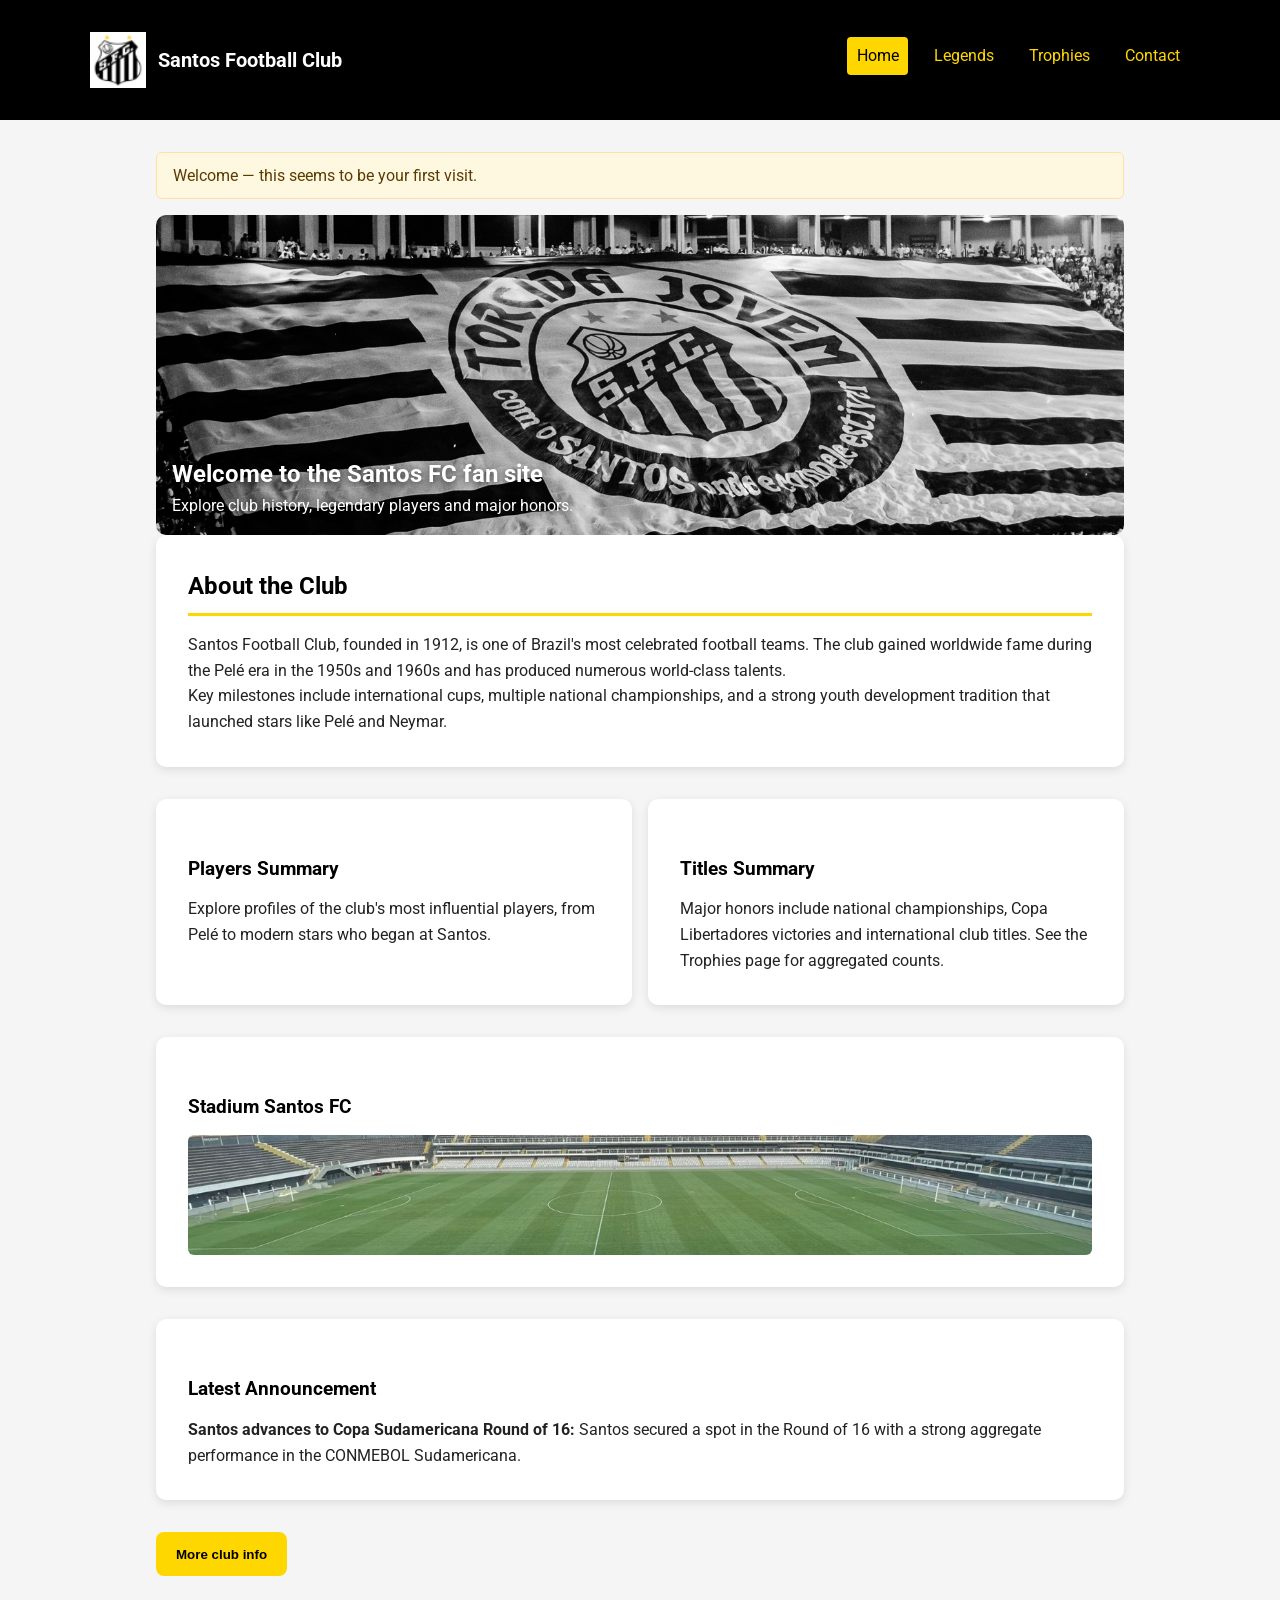
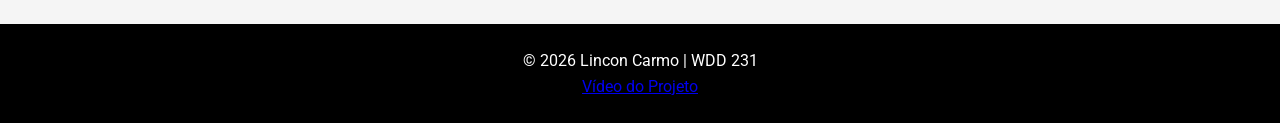
<file: final/index.html>
<!DOCTYPE html>
<html lang="en">
<head>
  <meta charset="UTF-8">
  <meta name="viewport" content="width=device-width, initial-scale=1.0">
  <title>Santos FC - Home</title>
  <meta name="description" content="Santos Football Club fan site - history, legends and honors">
  <meta name="author" content="Lincon Carmo">
  <meta property="og:title" content="Santos FC Fan Site">
  <meta property="og:description" content="A fan site for Santos Football Club featuring legends, trophies, and club history.">
  <meta property="og:type" content="website">
  <meta property="og:image" content="images/logo.png">
  <link rel="preconnect" href="https://fonts.googleapis.com">
  <link rel="preconnect" href="https://fonts.gstatic.com" crossorigin>
  <link href="https://fonts.googleapis.com/css2?family=Roboto:wght@400;700&display=swap" rel="stylesheet">
  <link rel="stylesheet" href="styles/siteplan.css">
  <link rel="icon" href="images/logo.png">
</head>
<body>
  <header>
    <div class="topbar">
      <div class="brand">
        <img class="club-logo" src="images/logo.png" alt="Santos Football Club logo">
        <h1>Santos Football Club</h1>
      </div>
      <button class="menu-toggle" aria-controls="main-navigation" aria-expanded="false">Menu</button>
      <nav id="main-navigation">
        <ul>
          <li><a href="index.html" aria-current="page">Home</a></li>
          <li><a href="legends.html">Legends</a></li>
          <li><a href="trophies.html">Trophies</a></li>
          <li><a href="contact.html">Contact</a></li>
        </ul>
      </nav>
    </div>
  </header>

  <main>
    <div id="visit-message" aria-live="polite"></div>
    <section class="hero">
      <img src="images/hero.webp" alt="Santos fans" loading="eager">
      <div class="hero-overlay">
        <h2>Welcome to the Santos FC fan site</h2>
        <p>Explore club history, legendary players and major honors.</p>
      </div>
    </section>

    <section class="welcome card">
      <h2>About the Club</h2>
      <p>Santos Football Club, founded in 1912, is one of Brazil's most celebrated football teams. The club gained worldwide fame during the Pelé era in the 1950s and 1960s and has produced numerous world-class talents.</p>
      <p>Key milestones include international cups, multiple national championships, and a strong youth development tradition that launched stars like Pelé and Neymar.</p>
    </section>

    <section class="summaries">
      <article class="card">
        <h3>Players Summary</h3>
        <p>Explore profiles of the club's most influential players, from Pelé to modern stars who began at Santos.</p>
      </article>

      <article class="card">
        <h3>Titles Summary</h3>
        <p>Major honors include national championships, Copa Libertadores victories and international club titles. See the Trophies page for aggregated counts.</p>
      </article>
    </section>

    <section class="card stadium-card">
      <h3>Stadium Santos FC</h3>
      <div class="stadium-strip">
        <img src="images/stadium.webp" alt="Vila Belmiro stadium" loading="lazy">
      </div>
    </section>

    <section class="card">
      <h3>Latest Announcement</h3>
      <div id="fetch-demo">Loading announcement…</div>
    </section>

    <button id="open-modal" class="primary">More club info</button>

    <div id="site-modal" class="modal" role="dialog" aria-modal="true" aria-hidden="true" aria-labelledby="modal-title">
      <div class="modal-overlay" data-close></div>
      <div class="modal-content">
        <button class="modal-close" aria-label="Close dialog" data-close>&times;</button>
        <h3 id="modal-title">About this project</h3>
        <p>This site demonstrates the course rubric requirements: dynamic items, accessible modal, localStorage visit message, and an async fetch demo.</p>
      </div>
    </div>
    <script type="module" src="scripts/visit-message.js"></script>
    <script type="module" src="scripts/modal.js"></script>
    <script type="module" src="scripts/fetch-demo.js"></script>
    <script type="module" src="scripts/menu.js"></script>
  </main>

  <footer>
    <p>&copy; 2026 Lincon Carmo | WDD 231</p>
    <p><a href="https://youtu.be/cQyYANBULx0" target="_blank" rel="noopener">Vídeo do Projeto</a></p>
  </footer>
</body>
</html>
</file>
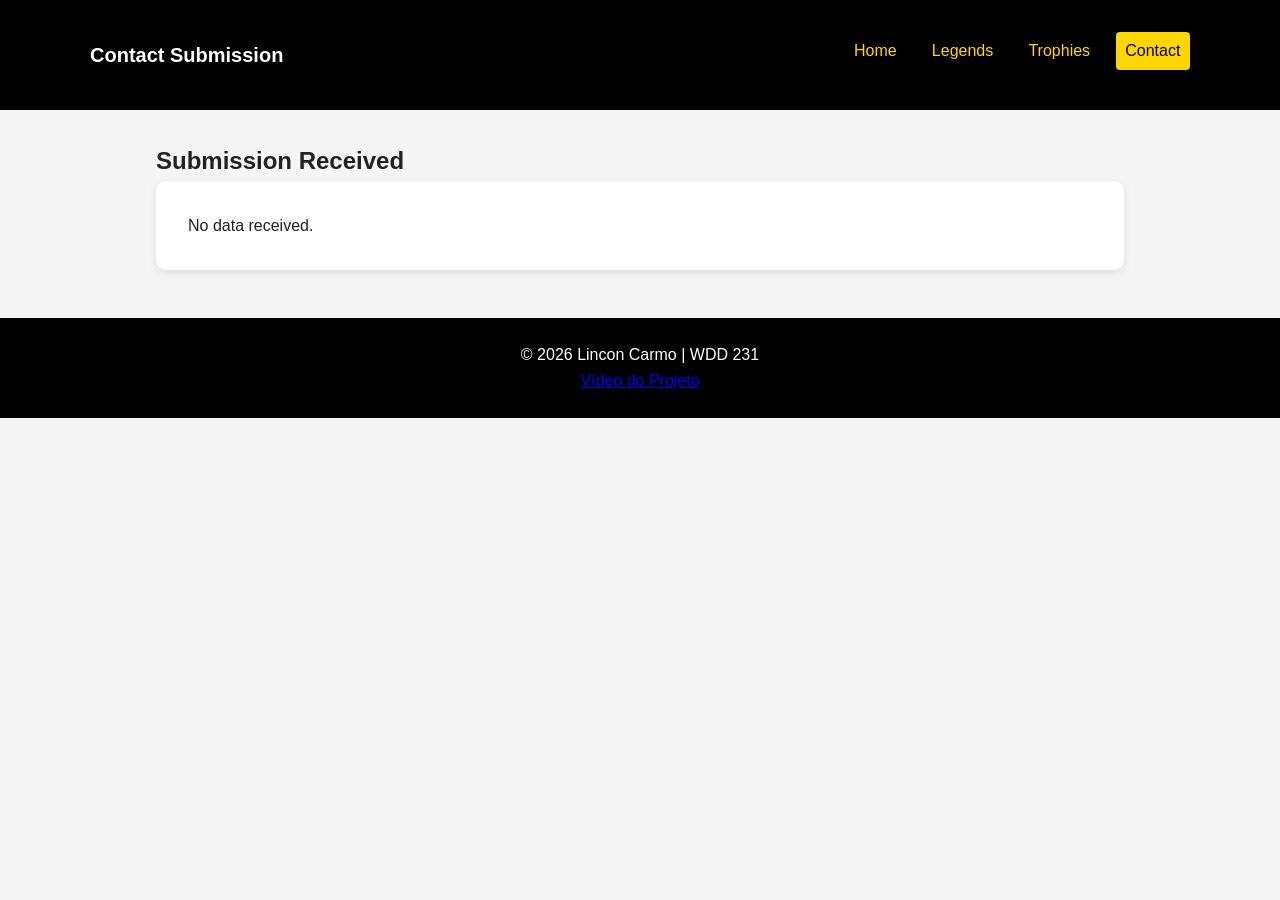
<file: final/contact-action.html>
<!DOCTYPE html>
<html lang="en">
<head>
  <meta charset="UTF-8">
  <meta name="viewport" content="width=device-width, initial-scale=1.0">
  <title>Contact Submission</title>
  <meta name="description" content="Contact submission result page for Santos FC fan site">
  <meta name="author" content="Lincon Carmo">
  <link rel="stylesheet" href="styles/siteplan.css">
  <link rel="icon" href="images/logo.png">
  <meta property="og:title" content="Contact Submission">
  <meta property="og:description" content="Your submitted message to Santos FC fan site.">
  <meta property="og:type" content="website">
</head>
<body>
  <header>
    <div class="topbar">
      <h1>Contact Submission</h1>
      <button class="menu-toggle" aria-controls="main-navigation" aria-expanded="false">Menu</button>
      <nav id="main-navigation">
        <ul>
          <li><a href="index.html">Home</a></li>
          <li><a href="legends.html">Legends</a></li>
          <li><a href="trophies.html">Trophies</a></li>
          <li><a href="contact.html" aria-current="page">Contact</a></li>
        </ul>
      </nav>
    </div>
  </header>
  <main>
    <h2>Submission Received</h2>
    <div id="results" class="card"></div>
    <script>
      const params = new URLSearchParams(window.location.search);
      const results = document.getElementById('results');
      if (params.toString()) {
        const name = params.get('name') || '';
        const email = params.get('email') || '';
        const message = params.get('message') || '';
        results.innerHTML = `
          <p><strong>Name:</strong> ${name}</p>
          <p><strong>Email:</strong> ${email}</p>
          <p><strong>Message:</strong> ${message}</p>
        `;
      } else {
        results.textContent = 'No data received.';
      }
    </script>
    <script type="module" src="scripts/menu.js"></script>
  </main>
  <footer>
    <p>&copy; 2026 Lincon Carmo | WDD 231</p>
    <p><a href="https://youtu.be/cQyYANBULx0" target="_blank" rel="noopener">Vídeo do Projeto</a></p>
  </footer>
</body>
</html>
</file>
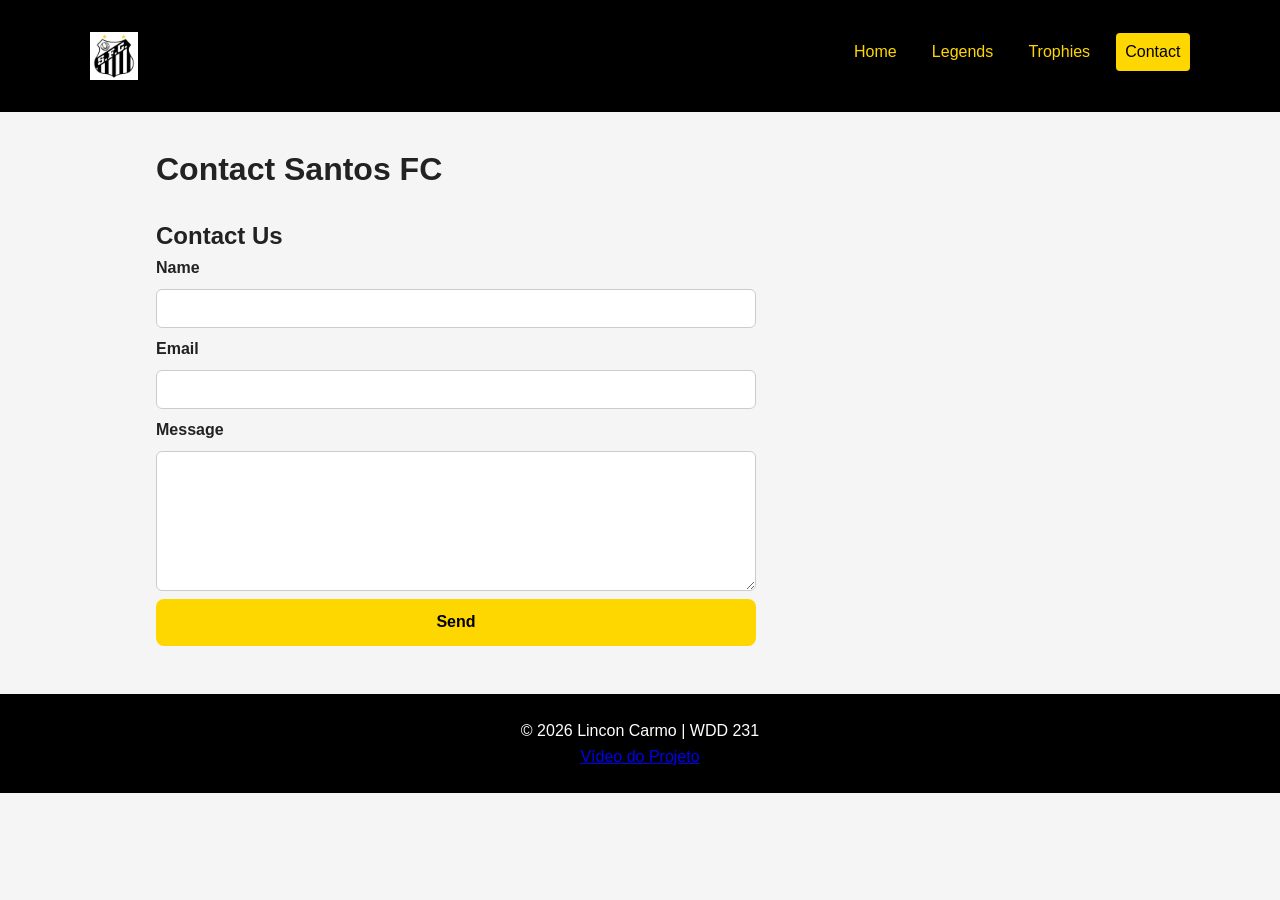
<file: final/contact.html>
<!DOCTYPE html>
<html lang="en">
<head>
  <meta charset="UTF-8">
  <meta name="viewport" content="width=device-width, initial-scale=1.0">
  <title>Contact - Santos FC</title>
  <meta name="description" content="Contact the Santos FC fan site — send feedback, questions, or media. We appreciate your support and will respond when possible.">
  <meta name="author" content="Lincon Carmo">
  <link rel="preconnect" href="https://fonts.googleapis.com">
  <link rel="preconnect" href="https://fonts.gstatic.com" crossorigin>
  <link href="https://fonts.googleapis.com/css2?family=Inter:wght@400;600&display=swap" rel="stylesheet">
  <link rel="stylesheet" href="../styles/normalize.css">
  <link rel="stylesheet" href="styles/siteplan.css">
  <link rel="icon" href="images/logo.png">
  <meta property="og:title" content="Contact Santos FC Fan Site — Send a Message">
  <meta property="og:description" content="Send a message to the Santos Football Club fan site. Use this form to share feedback, questions, or media related to the club.">
  <meta property="og:type" content="website">
  <meta property="og:image" content="https://linconcarmo.github.io/wdd231/final/images/logo.png">
  <meta property="og:url" content="https://linconcarmo.github.io/wdd231/final/contact.html">
</head>
<body>
  <header>
    <div class="topbar">
      <img src="images/logo.png" alt="Santos FC logo" style="height:48px;">
      <button class="menu-toggle" aria-controls="main-navigation" aria-expanded="false">Menu</button>
      <nav id="main-navigation">
        <ul>
          <li><a href="index.html">Home</a></li>
          <li><a href="legends.html">Legends</a></li>
          <li><a href="trophies.html">Trophies</a></li>
          <li><a href="contact.html" aria-current="page">Contact</a></li>
        </ul>
      </nav>
    </div>
  </header>

  <main>
    <h1>Contact Santos FC</h1>
    <h2>Contact Us</h2>
    <form action="contact-action.html" method="get" class="contact-form">
      <label for="name">Name</label>
      <input id="name" name="name" required>

      <label for="email">Email</label>
      <input id="email" name="email" type="email" required>

      <label for="message">Message</label>
      <textarea id="message" name="message" required></textarea>

      <button type="submit" class="primary">Send</button>
    </form>
    <script type="module" src="scripts/menu.js"></script>
  </main>

  <footer>
    <p>&copy; 2026 Lincon Carmo | WDD 231</p>
    <p><a href="https://youtu.be/cQyYANBULx0" target="_blank" rel="noopener">Vídeo do Projeto</a></p>
  </footer>
</body>
</html>
</file>
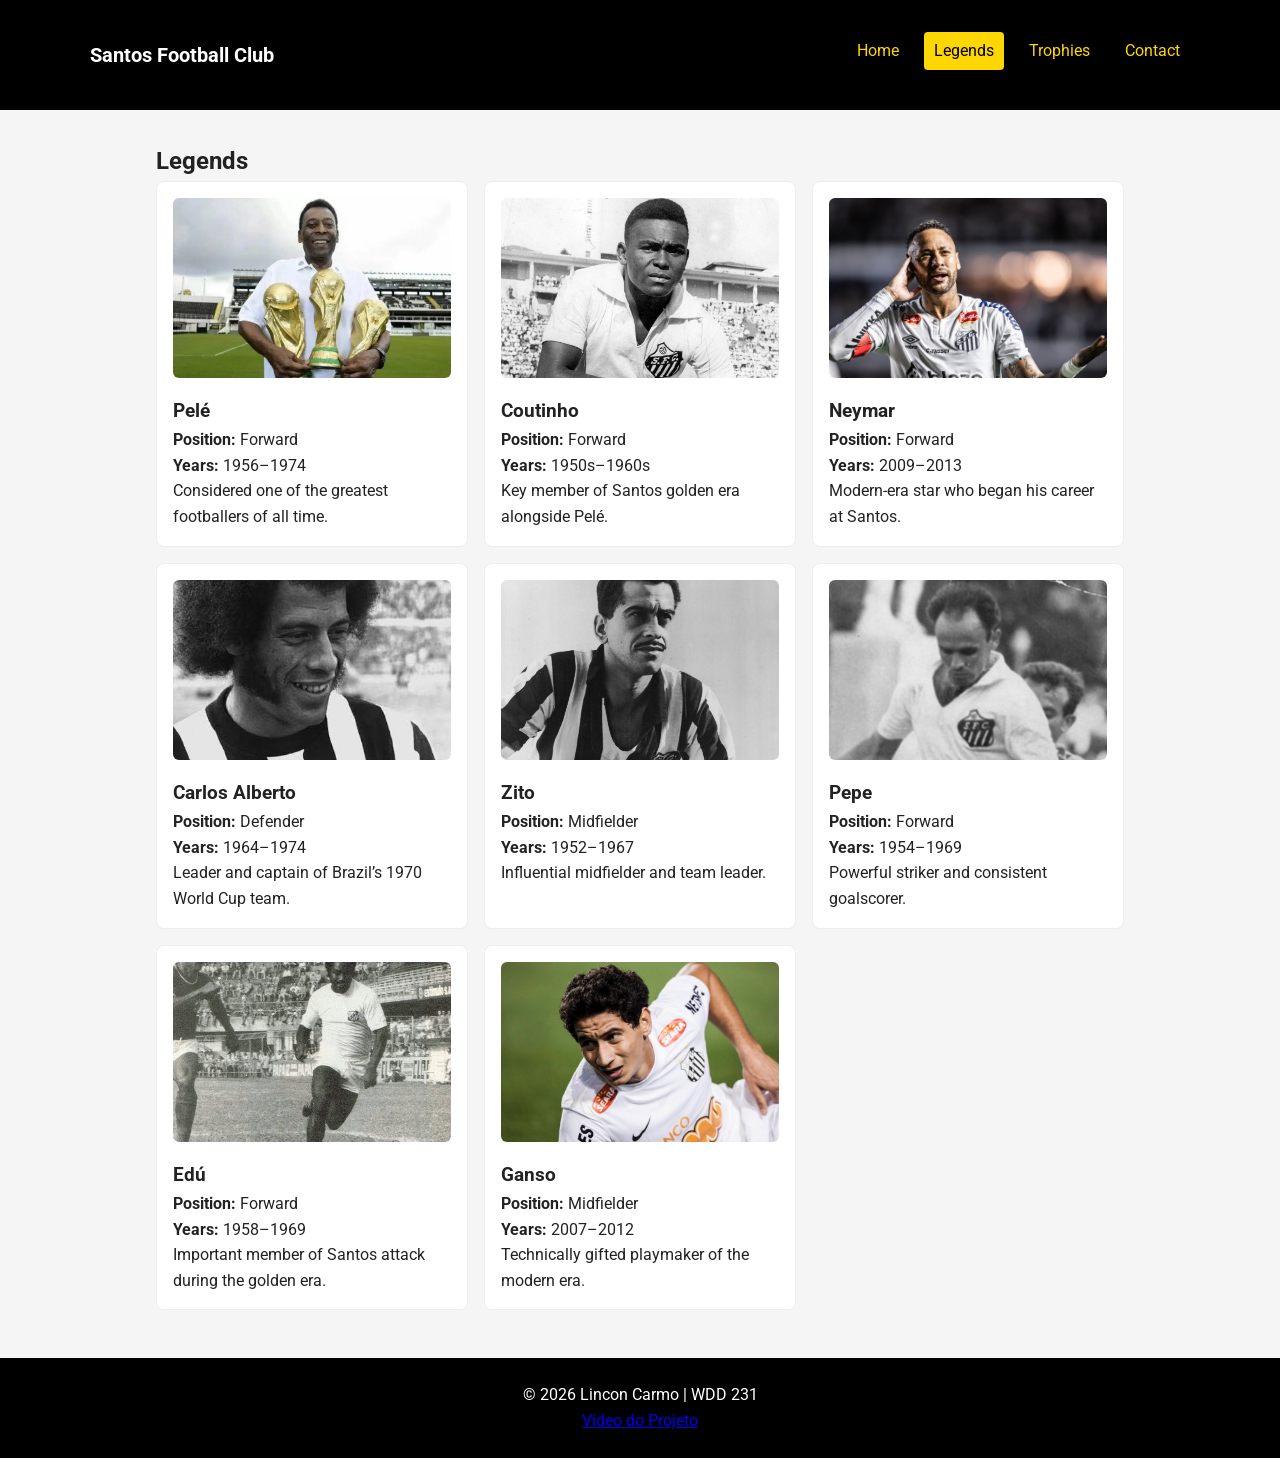
<file: final/legends.html>
<!DOCTYPE html>
<html lang="en">
<head>
  <meta charset="UTF-8">
  <meta name="viewport" content="width=device-width, initial-scale=1.0">
  <title>Santos FC - Legends</title>
  <meta name="description" content="Legends of Santos Football Club">
  <meta name="author" content="Lincon Carmo">
  <link rel="stylesheet" href="styles/siteplan.css">
  <link rel="icon" href="images/logo.png">
  <meta property="og:title" content="Santos FC Legends">
  <meta property="og:description" content="Explore the most iconic Santos Football Club legends.">
  <meta property="og:type" content="website">
  <link href="https://fonts.googleapis.com/css2?family=Roboto:wght@400;700&display=swap" rel="stylesheet">
</head>
<body>
  <header>
    <div class="topbar">
      <h1>Santos Football Club</h1>
      <button class="menu-toggle" aria-controls="main-navigation" aria-expanded="false">Menu</button>
      <nav id="main-navigation">
        <ul>
          <li><a href="index.html">Home</a></li>
          <li><a href="legends.html" aria-current="page">Legends</a></li>
          <li><a href="trophies.html">Trophies</a></li>
          <li><a href="contact.html">Contact</a></li>
        </ul>
      </nav>
    </div>
  </header>

  <main>
    <h2>Legends</h2>
    <section id="legends-grid" class="grid legends-grid">
      <!-- Dynamic list injected by scripts/legends.js -->
    </section>

    <script type="module" src="scripts/legends.js"></script>
    <script type="module" src="scripts/menu.js"></script>
  </main>

  <footer>
    <p>&copy; 2026 Lincon Carmo | WDD 231</p>
    <p><a href="https://youtu.be/cQyYANBULx0" target="_blank" rel="noopener">Vídeo do Projeto</a></p>
  </footer>
</body>
</html>
</file>
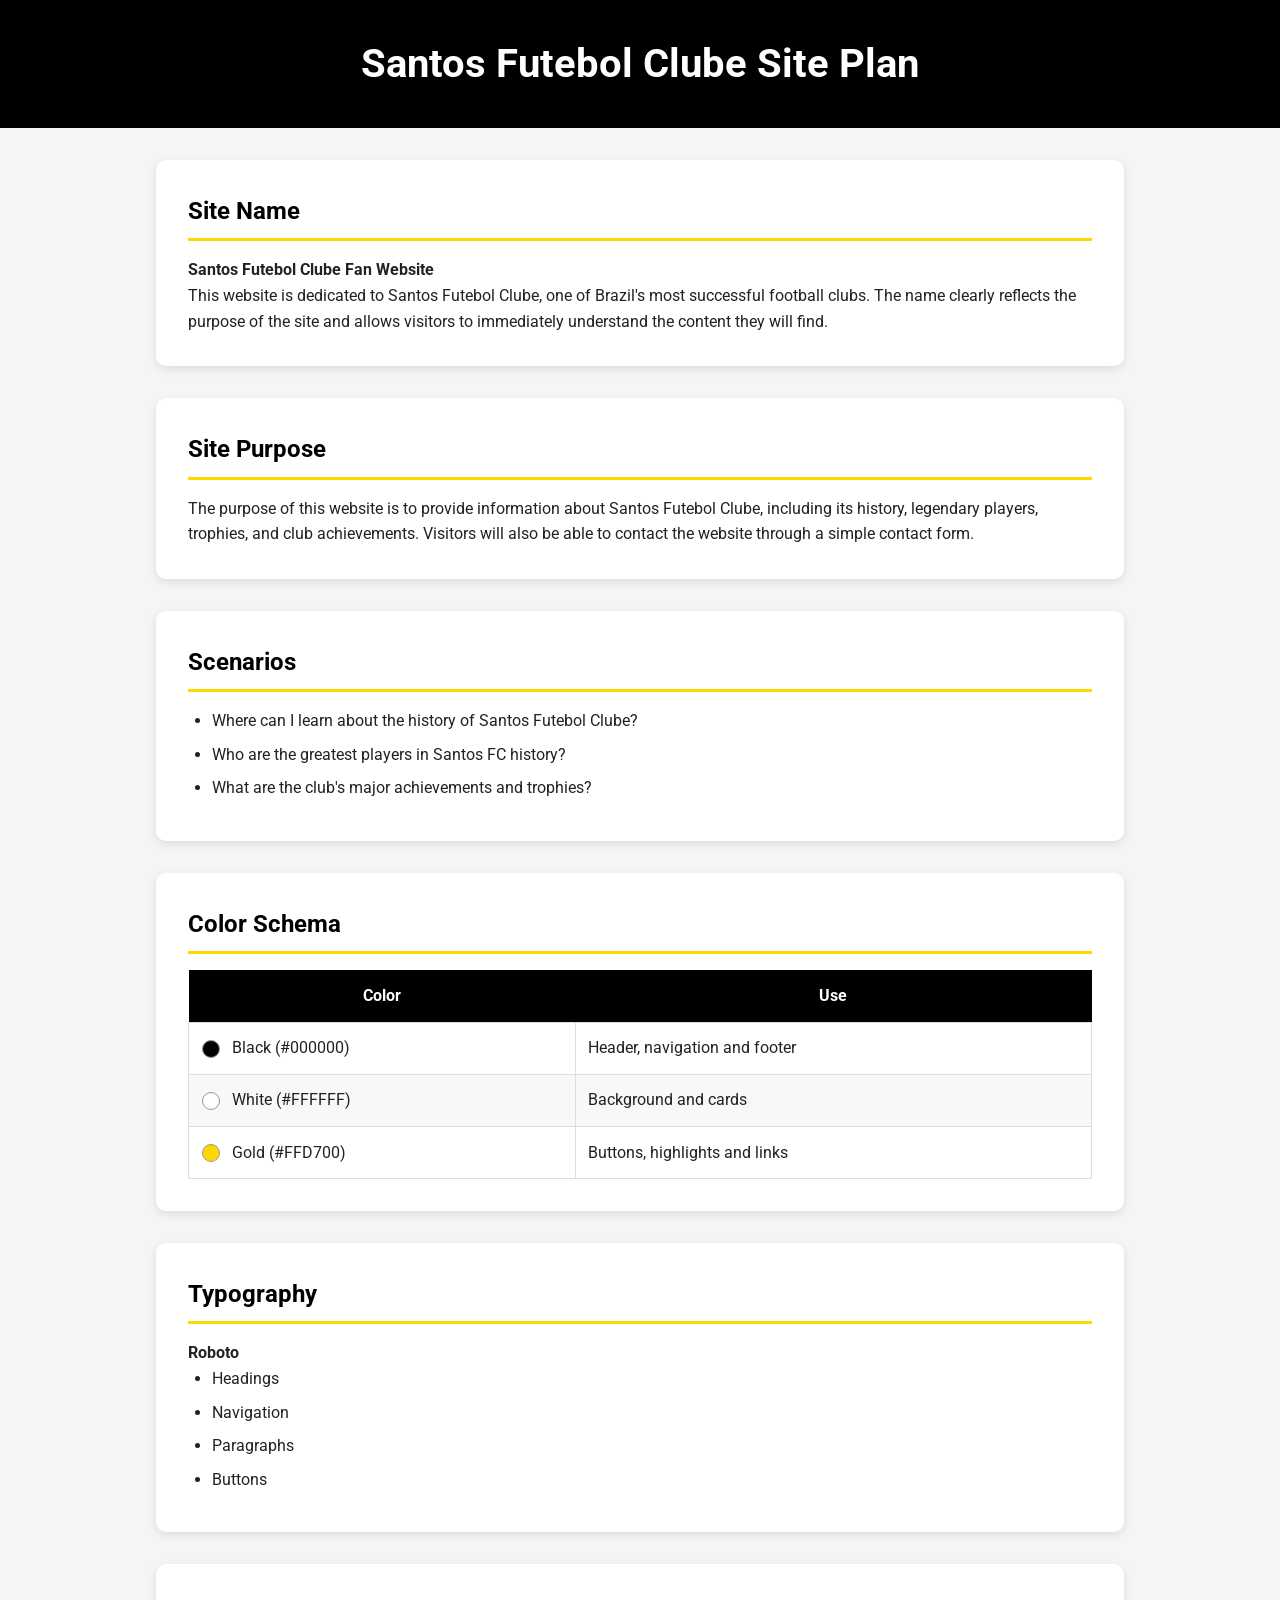
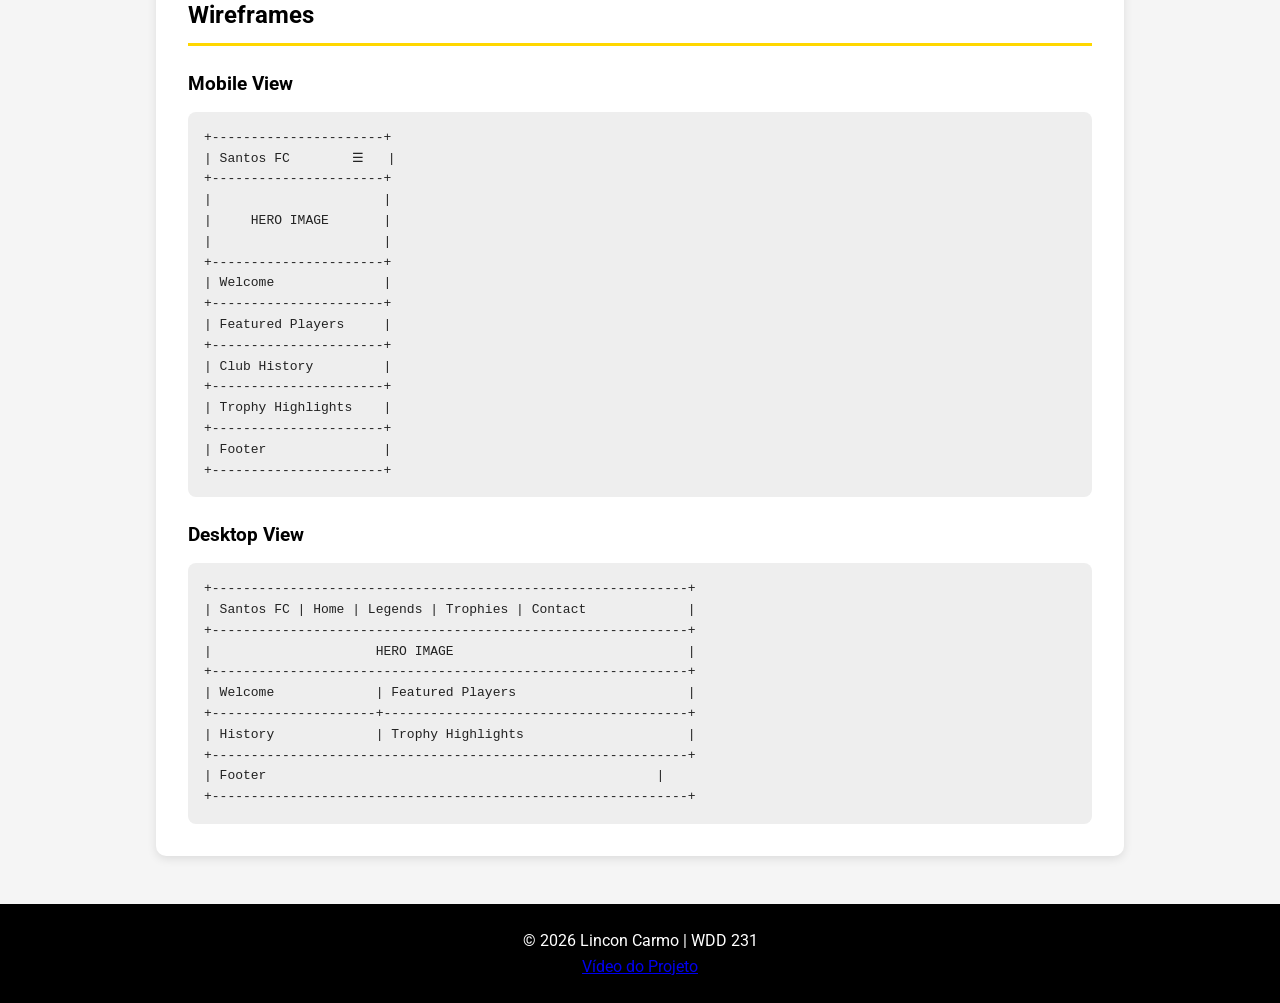
<file: final/siteplan.html>
<!DOCTYPE html>
<html lang="en">
<head>
    <meta charset="UTF-8">
    <meta name="viewport" content="width=device-width, initial-scale=1.0">

    <title>Santos Futebol Clube Site Plan</title>

    <meta name="description" content="Site plan for the Santos Futebol Clube fan website project.">
    <meta name="author" content="Lincon Carmo">

    <link rel="preconnect" href="https://fonts.googleapis.com">
    <link rel="preconnect" href="https://fonts.gstatic.com" crossorigin>

    <link href="https://fonts.googleapis.com/css2?family=Roboto:wght@400;700&display=swap" rel="stylesheet">

    <link rel="stylesheet" href="styles/siteplan.css">
</head>

<body>

<header>
    <h1>Santos Futebol Clube Site Plan</h1>
</header>

<main>

<section class="card">
    <h2>Site Name</h2>

    <p><strong>Santos Futebol Clube Fan Website</strong></p>

    <p>
        This website is dedicated to Santos Futebol Clube, one of Brazil's most successful football clubs.
        The name clearly reflects the purpose of the site and allows visitors to immediately understand
        the content they will find.
    </p>
</section>

<section class="card">

    <h2>Site Purpose</h2>

    <p>
        The purpose of this website is to provide information about Santos Futebol Clube,
        including its history, legendary players, trophies, and club achievements.
        Visitors will also be able to contact the website through a simple contact form.
    </p>

</section>

<section class="card">

    <h2>Scenarios</h2>

    <ul>

        <li>Where can I learn about the history of Santos Futebol Clube?</li>

        <li>Who are the greatest players in Santos FC history?</li>

        <li>What are the club's major achievements and trophies?</li>

    </ul>

</section>

<section class="card">

    <h2>Color Schema</h2>

    <table>

        <thead>

            <tr>

                <th>Color</th>

                <th>Use</th>

            </tr>

        </thead>

        <tbody>

            <tr>

                <td><span class="color black"></span> Black (#000000)</td>

                <td>Header, navigation and footer</td>

            </tr>

            <tr>

                <td><span class="color white"></span> White (#FFFFFF)</td>

                <td>Background and cards</td>

            </tr>

            <tr>

                <td><span class="color gold"></span> Gold (#FFD700)</td>

                <td>Buttons, highlights and links</td>

            </tr>

        </tbody>

    </table>

</section>

<section class="card">

    <h2>Typography</h2>

    <p><strong>Roboto</strong></p>

    <ul>

        <li>Headings</li>

        <li>Navigation</li>

        <li>Paragraphs</li>

        <li>Buttons</li>

    </ul>

</section>

<section class="card">

    <h2>Wireframes</h2>

    <h3>Mobile View</h3>

<pre>
+----------------------+
| Santos FC        ☰   |
+----------------------+
|                      |
|     HERO IMAGE       |
|                      |
+----------------------+
| Welcome              |
+----------------------+
| Featured Players     |
+----------------------+
| Club History         |
+----------------------+
| Trophy Highlights    |
+----------------------+
| Footer               |
+----------------------+
</pre>

    <h3>Desktop View</h3>

<pre>
+-------------------------------------------------------------+
| Santos FC | Home | Legends | Trophies | Contact             |
+-------------------------------------------------------------+
|                     HERO IMAGE                              |
+-------------------------------------------------------------+
| Welcome             | Featured Players                      |
+---------------------+---------------------------------------+
| History             | Trophy Highlights                     |
+-------------------------------------------------------------+
| Footer                                                  |
+-------------------------------------------------------------+
</pre>

</section>

</main>

<footer>
    <p>&copy; 2026 Lincon Carmo | WDD 231</p>
    <p><a href="https://youtu.be/cQyYANBULx0" target="_blank" rel="noopener">Vídeo do Projeto</a></p>
</footer>

</body>
</html>
</file>
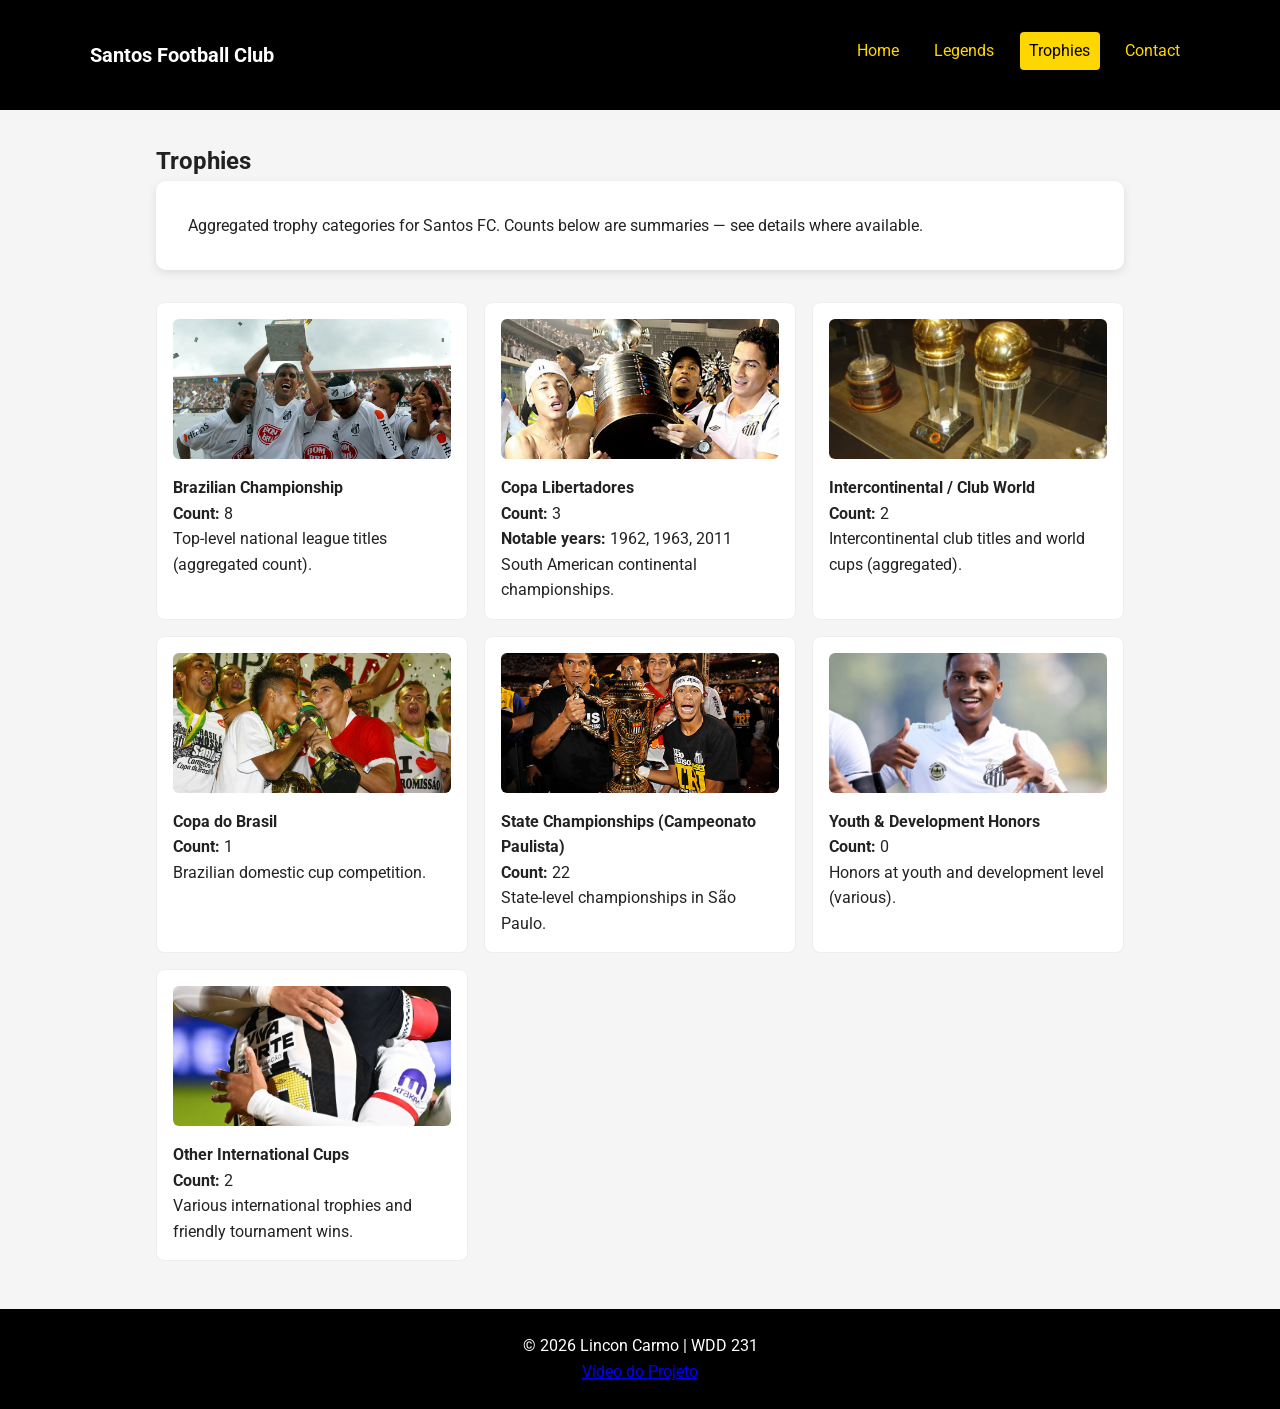
<file: final/trophies.html>
<!DOCTYPE html>
<html lang="en">
<head>
  <meta charset="UTF-8">
  <meta name="viewport" content="width=device-width, initial-scale=1.0">
  <title>Santos FC - Trophies</title>
  <meta name="description" content="Trophy highlights of Santos FC">
  <meta name="author" content="Lincon Carmo">
  <link rel="stylesheet" href="styles/siteplan.css">
  <link rel="icon" href="images/logo.png">
  <meta property="og:title" content="Santos FC Trophies">
  <meta property="og:description" content="See Santos Football Club's major honors and trophy achievements.">
  <meta property="og:type" content="website">
  <link href="https://fonts.googleapis.com/css2?family=Roboto:wght@400;700&display=swap" rel="stylesheet">
</head>
<body>
  <header>
    <div class="topbar">
      <h1>Santos Football Club</h1>
      <button class="menu-toggle" aria-controls="main-navigation" aria-expanded="false">Menu</button>
      <nav id="main-navigation">
        <ul>
          <li><a href="index.html">Home</a></li>
          <li><a href="legends.html">Legends</a></li>
          <li><a href="trophies.html" aria-current="page">Trophies</a></li>
          <li><a href="contact.html">Contact</a></li>
        </ul>
      </nav>
    </div>
  </header>

  <main>
    <h2>Trophies</h2>
    <section class="card">
      <p>Aggregated trophy categories for Santos FC. Counts below are summaries — see details where available.</p>
    </section>

    <section id="trophies-grid" class="grid trophies-grid"></section>

    <script type="module" src="scripts/trophies.js"></script>
    <script type="module" src="scripts/menu.js"></script>
  </main>

  <footer>
    <p>&copy; 2026 Lincon Carmo | WDD 231</p>
    <p><a href="https://youtu.be/cQyYANBULx0" target="_blank" rel="noopener">Vídeo do Projeto</a></p>
  </footer>
</body>
</html>
</file>
<file: final/styles/siteplan.css>
/* Reset */

* {
    margin: 0;
    padding: 0;
    box-sizing: border-box;
}

body {
    font-family: "Roboto", sans-serif;
    background-color: #f5f5f5;
    color: #222;
    line-height: 1.6;
}

/* Header */

header {
    background-color: #000;
    color: #fff;
    text-align: center;
    padding: 2rem 1rem;
}

header h1 {
    font-size: 2rem;
}

/* Topbar and navigation */
.topbar {
    display: flex;
    align-items: center;
    justify-content: space-between;
    gap: 1rem;
    max-width: 1100px;
    margin: 0 auto;
    flex-wrap: wrap;
}

/* Brand/logo in topbar */
.topbar .brand { display: flex; align-items: center; gap: 0.75rem; }
.club-logo { width: 56px; height: 56px; object-fit: contain; }

.menu-toggle {
    background: #FFD700;
    border: none;
    border-radius: 6px;
    color: #000;
    padding: .6rem 1rem;
    font-weight: 700;
    cursor: pointer;
}

.topbar h1 {
    color: #fff;
    font-size: 1.25rem;
}

.topbar nav {
    width: 100%;
    display: none;
}

.topbar nav.open {
    display: block;
}

.topbar nav ul {
    list-style: none;
    display: flex;
    gap: 1rem;
    flex-wrap: wrap;
}

.topbar nav a {
    color: #FFD700;
    text-decoration: none;
    padding: .4rem .6rem;
    border-radius: 4px;
    display: inline-block;
}

.topbar nav a[aria-current="page"] {
    background: #FFD700;
    color: #000;
}

/* Main */

main {
    max-width: 1000px;
    margin: 2rem auto;
    padding: 0 1rem;
}

/* Cards */

.card {
    background: #fff;
    padding: 1.5rem;
    margin-bottom: 2rem;
    border-radius: 10px;
    box-shadow: 0 3px 10px rgba(0,0,0,.1);
}

/* Hero */
.hero { position: relative; display:block; border-radius:10px; overflow:hidden; }
.hero img { width: 100%; height: 320px; object-fit: cover; display:block; }
.hero .hero-overlay { position: absolute; left: 1rem; bottom: 1rem; color: #fff; text-shadow: 0 2px 6px rgba(0,0,0,.6); }

/* Contact form styles */
.contact-form { display: grid; gap: .5rem; max-width: 600px; }
.contact-form label { font-weight: 700; }
.contact-form input, .contact-form textarea { padding: .6rem; border-radius: 6px; border: 1px solid #ccc; width: 100%; }
.contact-form textarea { min-height: 140px; resize: vertical; }
button.primary, .contact-form button.primary {
    background: #FFD700;
    color: #000;
    padding: .9rem 1.25rem;
    border-radius: 8px;
    border: none;
    cursor: pointer;
    font-weight: 700;
}

.announcement-note {
    margin-bottom: 1rem;
    color: #333;
    font-size: 0.95rem;
}

/* Trophies grid */
.trophies-grid { display: grid; gap: 1rem; grid-template-columns: 1fr; }
.trophy-card { background: #fff; border: 1px solid #eee; padding: 1rem; border-radius: 8px; }
.trophy-card img { width: 100%; height: 140px; object-fit: cover; border-radius: 6px; margin-bottom: .5rem; }

/* Showcase and summaries */
.summaries { display: grid; gap: 1rem; grid-template-columns: 1fr; }


/* Legends grid */
.legends-grid {
    display: grid;
    gap: 1rem;
    grid-template-columns: 1fr;
}

.legend-card {
    display: block;
    background: #fff;
    border: 1px solid #eee;
    padding: 1rem;
    border-radius: 8px;
}

.legend-card figure {
    margin: 0 0 .75rem 0;
}

.legend-card img {
    width: 100%;
    height: 180px;
    object-fit: cover;
    border-radius: 6px;
}

.card h2 {
    color: #000;
    border-bottom: 3px solid #FFD700;
    padding-bottom: .5rem;
    margin-bottom: 1rem;
}

.card h3 {
    margin-top: 1.5rem;
    margin-bottom: .75rem;
    color: #000;
}

/* Lists */

ul {
    padding-left: 1.5rem;
}

li {
    margin-bottom: .5rem;
}

/* Table */

table {
    width: 100%;
    border-collapse: collapse;
    margin-top: 1rem;
}

th {
    background: #000;
    color: #fff;
    padding: .8rem;
}

td {
    border: 1px solid #ddd;
    padding: .8rem;
}

tr:nth-child(even) {
    background: #f8f8f8;
}

/* Colors */

.color {
    display: inline-block;
    width: 18px;
    height: 18px;
    border-radius: 50%;
    margin-right: .5rem;
    border: 1px solid #999;
    vertical-align: middle;
}

.black {
    background: #000;
}

.white {
    background: #fff;
}

.gold {
    background: #FFD700;
}

/* Wireframes */

pre {
    background: #eee;
    padding: 1rem;
    overflow-x: auto;
    border-radius: 8px;
    font-family: monospace;
    margin-top: .75rem;
}

/* Footer */

footer {
    background: #000;
    color: #fff;
    text-align: center;
    padding: 1.5rem;
    margin-top: 3rem;
}

/* Desktop */

@media (min-width: 768px) {

    header h1 {
        font-size: 2.5rem;
    }

    .card {
        padding: 2rem;
    }

    .topbar {
        flex-wrap: nowrap;
    }

    .topbar nav {
        display: block;
        width: auto;
    }

    .menu-toggle {
        display: none;
    }

    .legends-grid {
        grid-template-columns: repeat(3, 1fr);
    }

    .trophies-grid { grid-template-columns: repeat(3, 1fr); }

    .summaries { grid-template-columns: repeat(2, 1fr); }

    /* Visit message */
    #visit-message { max-width: 1000px; margin: 1rem auto; padding: .6rem 1rem; background: #fff8e1; border-radius: 6px; border: 1px solid #fde2a8; color: #5a3b00; }

    /* Modal styles */
    .modal { display: none; position: fixed; inset: 0; z-index: 1000; }
    .modal-overlay { position: absolute; inset: 0; background: rgba(0,0,0,.5); }
    .modal-content { position: relative; background: #fff; max-width: 640px; margin: 6rem auto; padding: 1rem 1.25rem; border-radius: 8px; z-index: 10; box-shadow: 0 10px 40px rgba(0,0,0,.4); }
    .modal-close { position: absolute; right: .5rem; top: .25rem; background: transparent; border: none; font-size: 1.5rem; cursor: pointer; }

    /* Stadium strip used on home page (same height as announcement card) */
    .stadium-strip { width: 100%; max-width: 1000px; height: 120px; overflow: hidden; border-radius: 6px; }
    .stadium-strip img { width: 100%; height: 100%; object-fit: cover; display: block; }

    /* Buttons and accents */
    button, .topbar nav a {
        background: transparent;
        border: none;
        cursor: pointer;
    }
}
</file>
